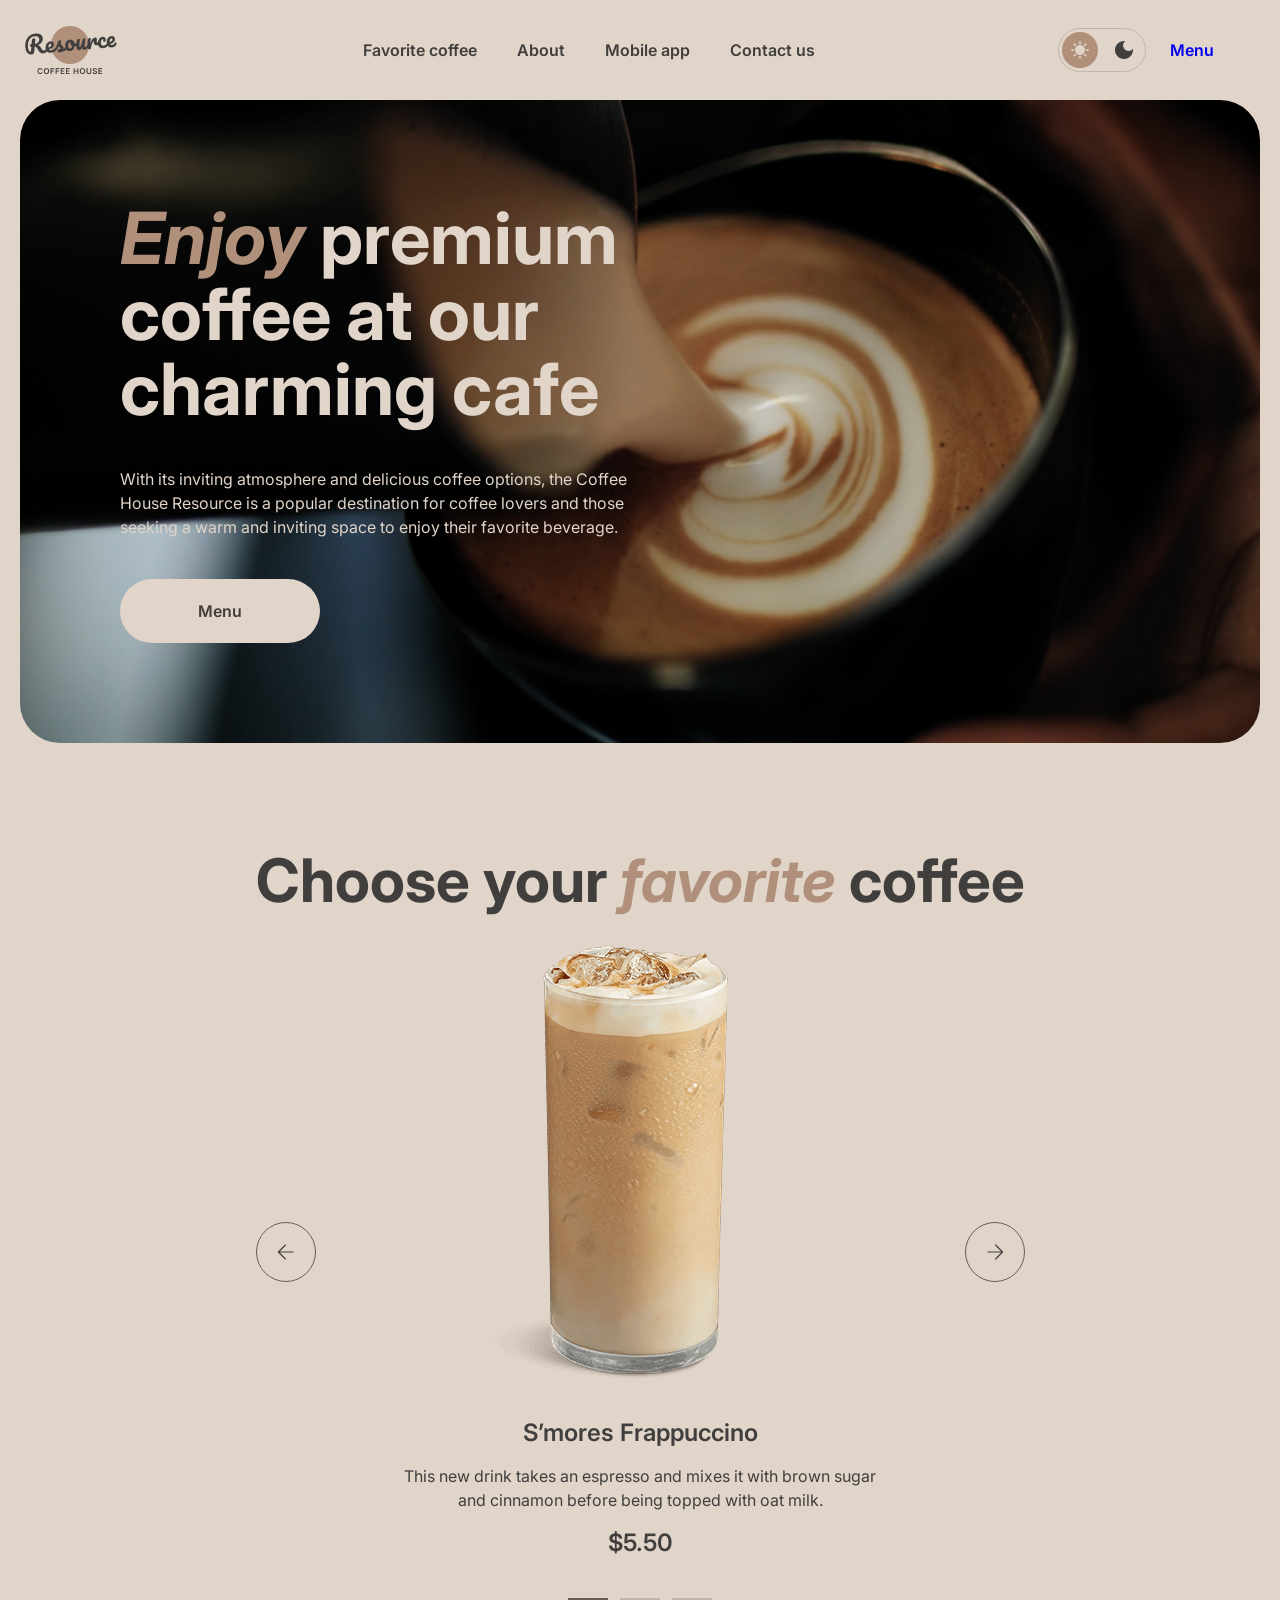
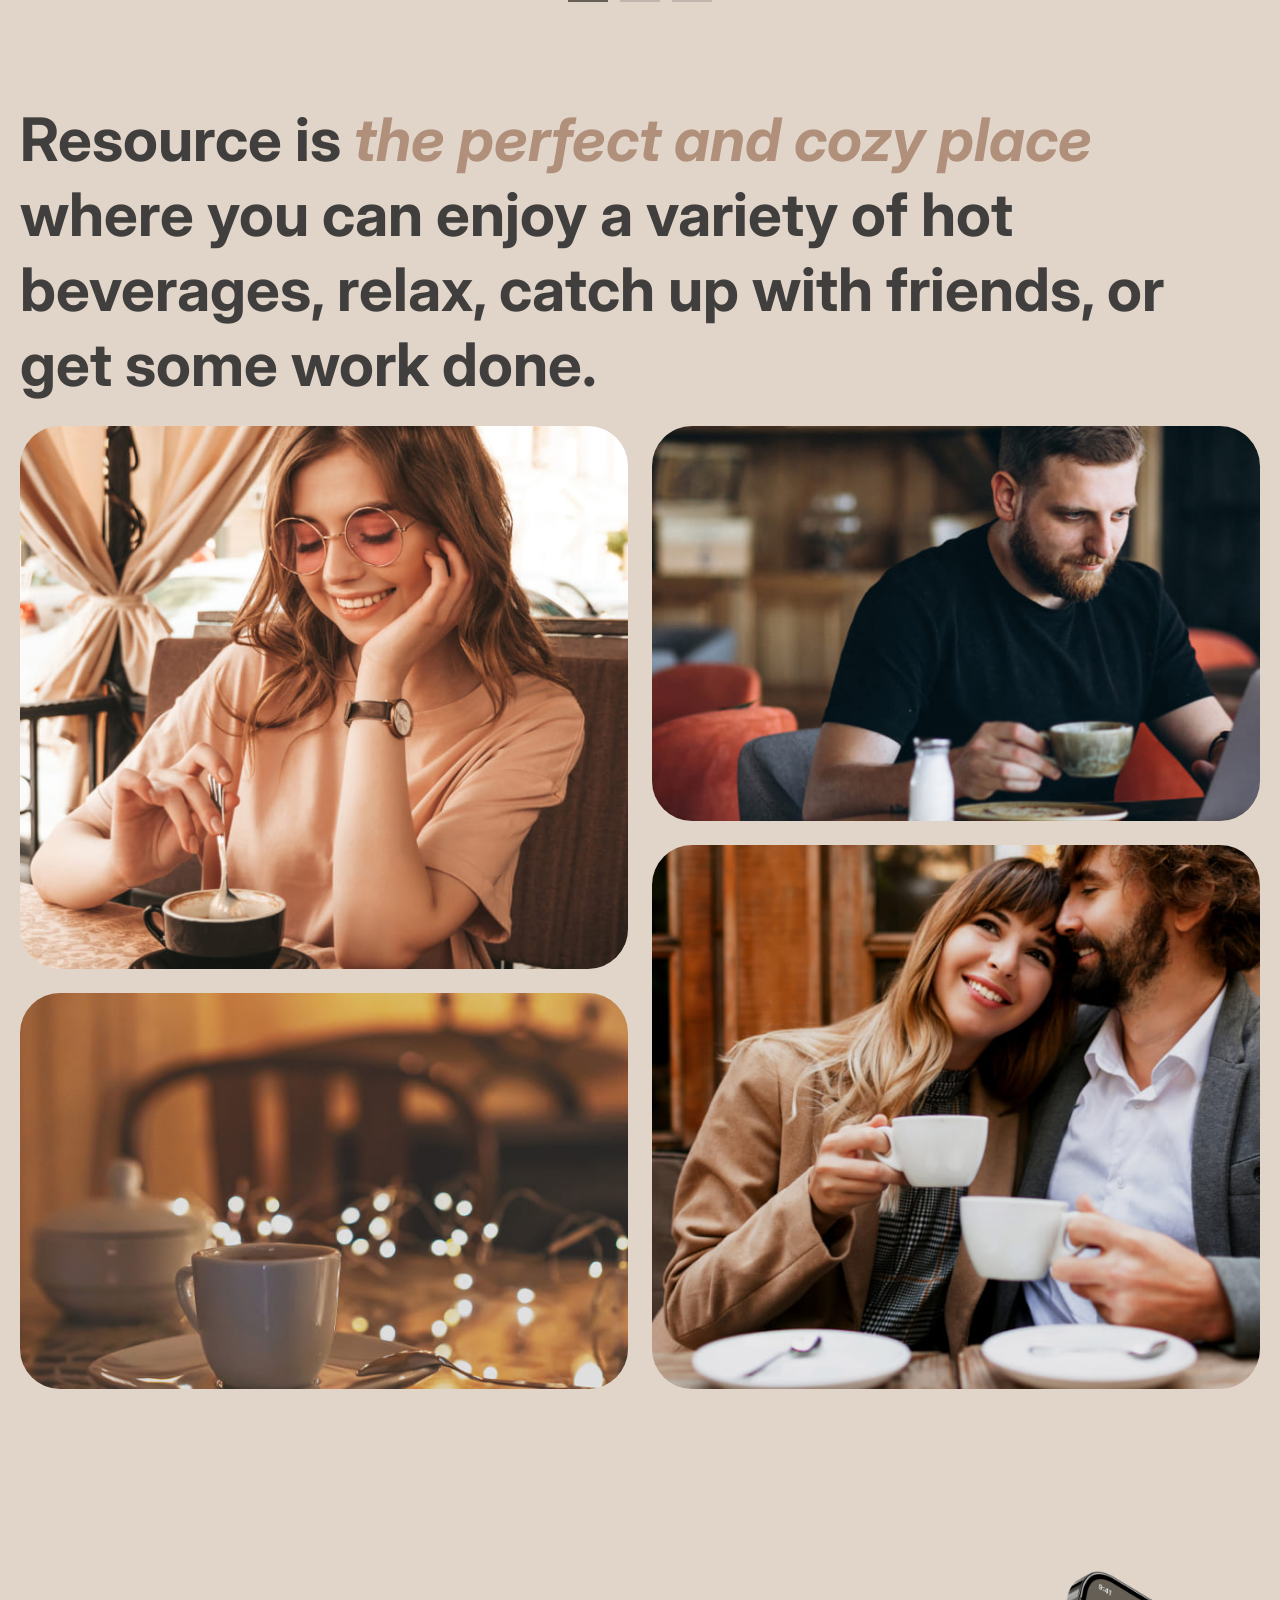
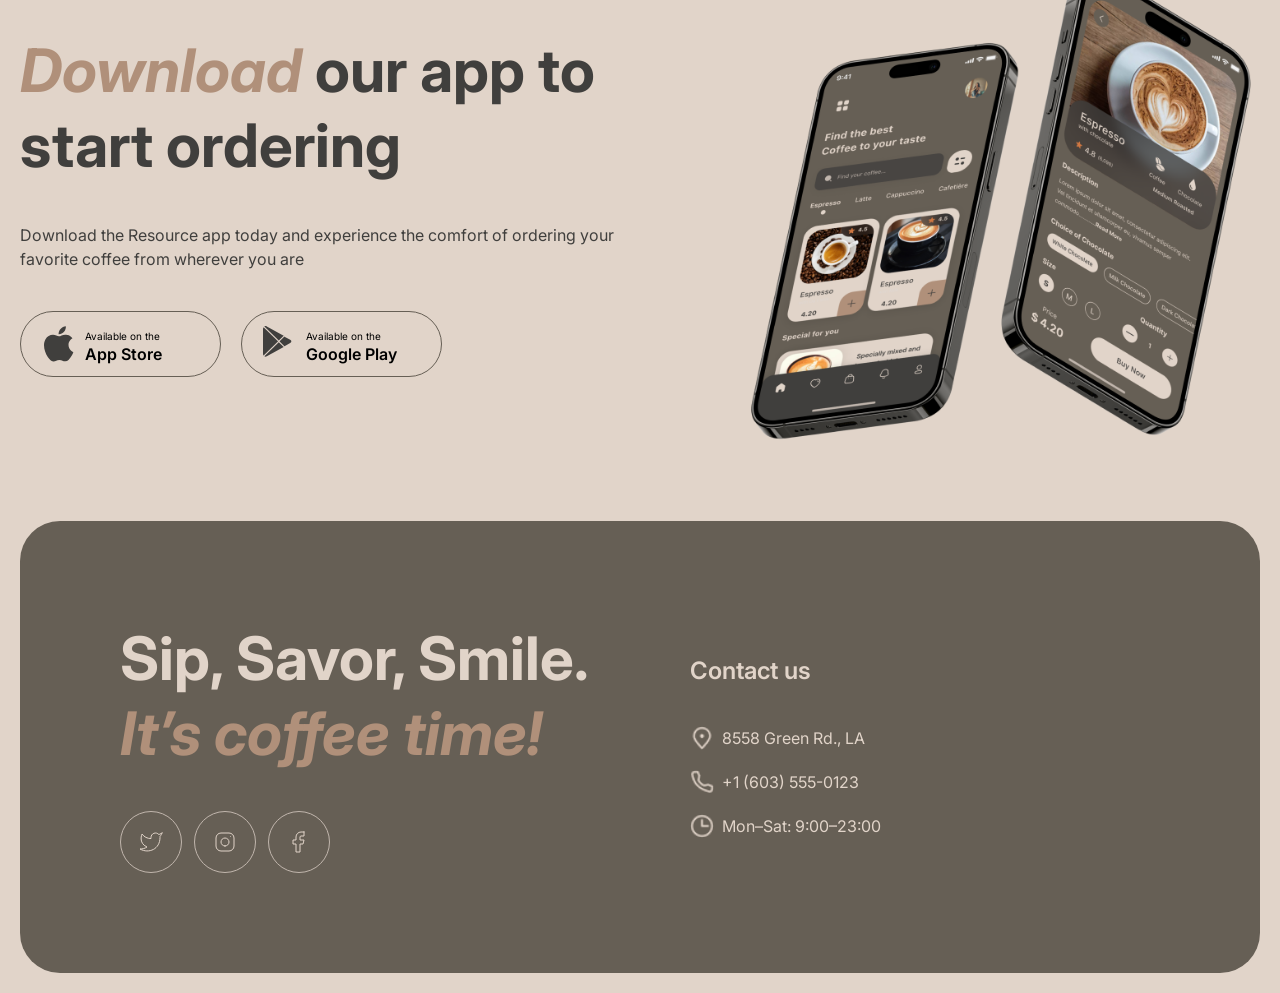
<file: index.html>
<!DOCTYPE html>
<html lang="en">
<head>
  <meta charset="UTF-8">
  <meta name="viewport" content="width=device-width, initial-scale=1.0">
  <link rel="icon" href="./src/images/logos/logo.png" type="image/png">
  <title>Coffee House</title>
  <link rel="preconnect" href="https://fonts.googleapis.com">
  <link rel="preconnect" href="https://fonts.gstatic.com" crossorigin>
  <link href="https://fonts.googleapis.com/css2?family=Inter:wght@400;500;600;700&display=swap" rel="stylesheet">
  <link rel="stylesheet" href="./src/style/main.css">
</head>

<body class="body">
  <header id="header"></header>

  <main class="main">
    <section class="hero">
      <div class="hero-container">
        <div class="hero-content">
          <h1 class="section-hero-title"><span class="title-italic">Enjoy</span> premium coffee at our charming cafe
          </h1>
          <p>With its inviting atmosphere and delicious coffee options, the Coffee House Resource is a popular
            destination for coffee lovers and those seeking a warm and inviting space to enjoy their favorite beverage.
          </p>
          <a class="btn hero-menu-btn" href="menu.html">Menu</a>
        </div>
      </div>
    </section>

    <aside class="side-menu">
      <nav class="nav" id="aside-nav"></nav>

      <a class="btn menu-btn" href="menu.html">Menu</a>
    </aside>

    <section class="favorite-coffee" id="favorite-coffee">
      <h2 class="section-title">Choose your <span class="title-italic">favorite</span> coffee</h2>
      <div class="carousel-wrapper">
        <button class="btn carousel-btn prev"></button>

        <div class="carousel-container">
          <div class="coffe-card">
            <img class="coffe-card-image" src="./src/images/frappuccino.png" alt="S’mores Frappuccino">
            <div class="coffe-card-descr">
              <h3 class="section-subtitle">S’mores Frappuccino</h3>
              <p class="coffe-card-info">This new drink takes an espresso and mixes it with brown sugar and cinnamon
                before being topped with oat milk.</p>
              <p class="coffe-card-price">$5.50</p>
            </div>
          </div>
          <div class="coffe-card">
            <img class="coffe-card-image" src="./src/images/macchiato.png" alt="Caramel Macchiato">
            <div class="coffe-card-descr">
              <h4 class="section-subtitle">Caramel Macchiato</h4>
              <p class="coffe-card-info">Fragrant and unique classic espresso with rich caramel-peanut syrup, with cream
                under whipped thick foam.</p>
              <p class="coffe-card-price">$5.00</p>
            </div>
          </div>
          <div class="coffe-card">
            <img class="coffe-card-image" src="./src/images/ice.png" alt="Ice coffee">
            <div class="coffe-card-descr">
              <h4 class="section-subtitle">Ice coffee</h4>
              <p class="coffe-card-info">A popular summer drink that tones and invigorates. Prepared from coffee, milk and
                ice.</p>
              <p class="coffe-card-price">$4.50</p>
            </div>
          </div>
        </div>

        <button class="btn carousel-btn next"></button>

        <div class="carousel-indicators">
          <div class="carousel-indicator"></div>
          <div class="carousel-indicator"></div>
          <div class="carousel-indicator"></div>
        </div>
      </div>
    </section>

    <section class="about" id="about">
      <h2 class="section-title">Resource is <span class="title-italic">the perfect and cozy place</span> where you can
        enjoy a variety of hot beverages, relax, catch up with friends, or get some work done.</h2>
      <div class="gallery">
        <div class="gallery-item gallery-item-large">
          <img src="./src/images/gallery.jpg" alt="A girl in a coffee shop">
        </div>
        <div class="gallery-item gallery-item-small">
          <img src="./src/images/gallery2.jpg" alt="A man with a laptop and coffee">
        </div>
      </div>
      <div class="gallery">
        <div class="gallery-item gallery-item-small">
          <img src="./src/images/gallery1.jpg" alt="A couple in a coffee shop">
        </div>
        <div class="gallery-item gallery-item-large">
          <img src="./src/images/gallery3.jpg" alt="Lanterns and a cup of coffee">
        </div>
      </div>
    </section>

    <section class="mobile-app" id="mobile-app">
      <div class="mobile-app-info">
        <h3 class="section-title"><span class="title-italic">Download</span> our app to start ordering</h3>
        <p>Download the Resource app today and experience the comfort of ordering your favorite coffee from wherever you
          are</p>
        <div class="mobile-app-btn-container">
          <button class="btn mobile-app-btn app-store"><span class="bnt-top">Available on the</span><br>App
            Store</button>
          <button class="btn mobile-app-btn google-play"><span class="bnt-top">Available on the</span><br>Google
            Play</button>
        </div>
      </div>
      <div class="mobile-app-image"></div>
    </section>
  </main>

  <footer id="footer"></footer>
  <script type="module" src="./src/js/main.js"></script>
</body>
</html>
</file>
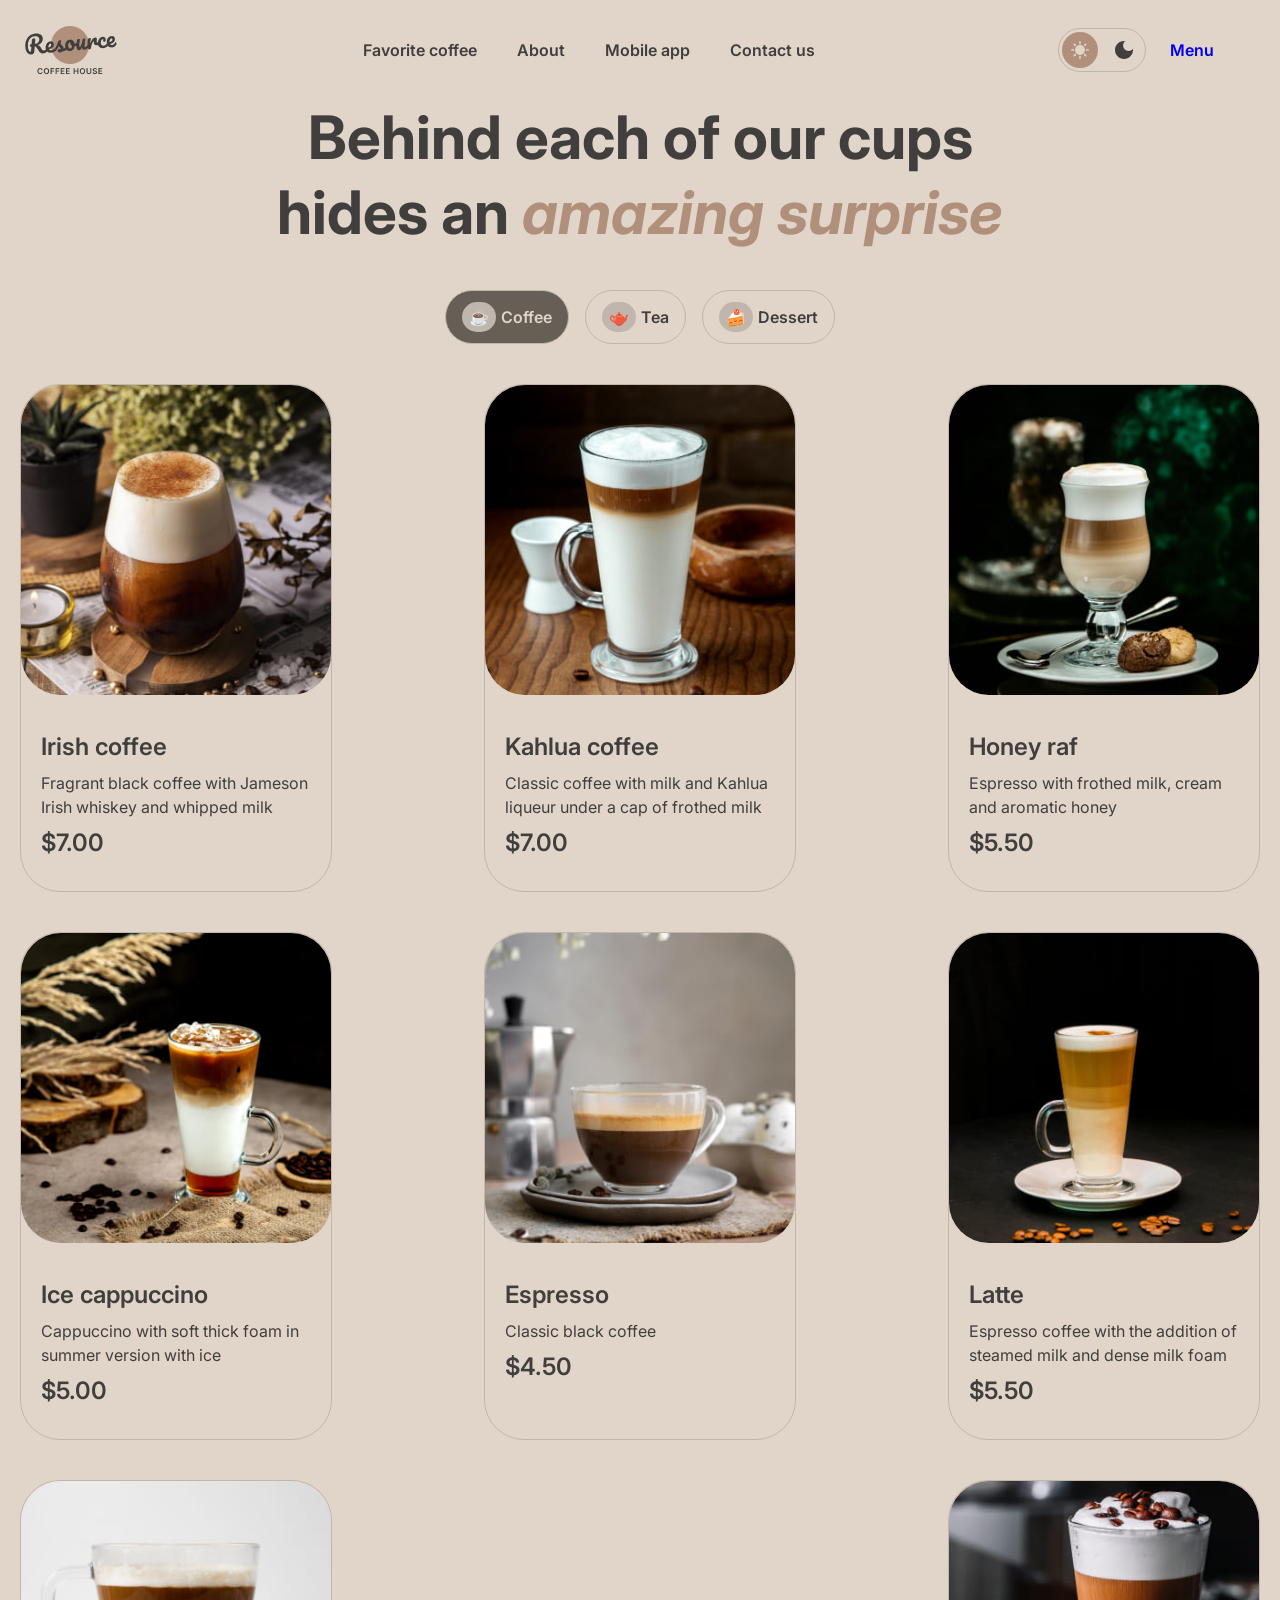
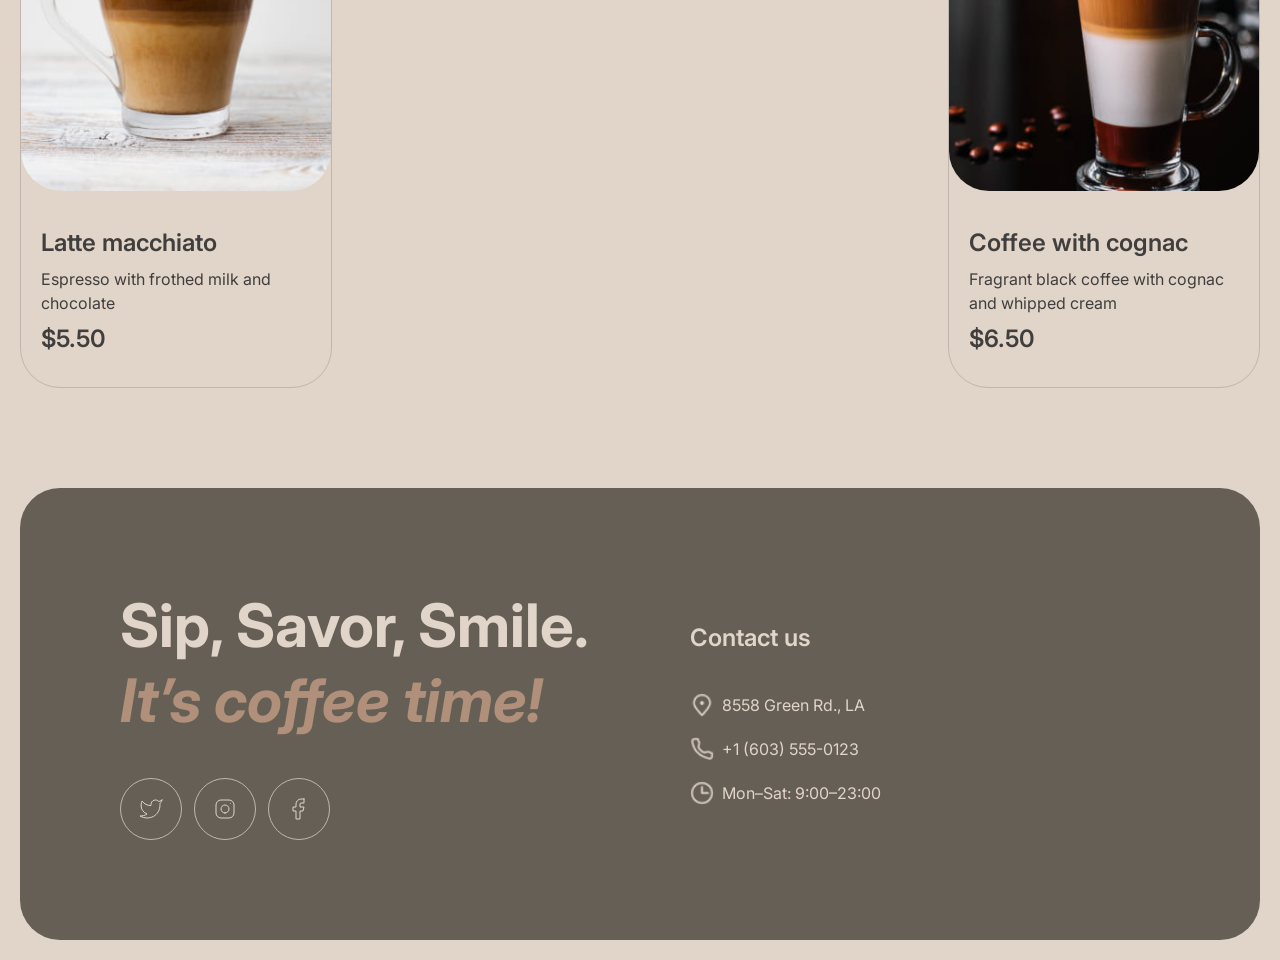
<file: menu.html>
<!DOCTYPE html>
<html lang="en">
<head>
  <meta charset="UTF-8">
  <meta name="viewport" content="width=device-width, initial-scale=1.0">
  <link rel="icon" href="./src/images/logos/logo.png" type="image/png">
  <title>Coffee House menu</title>
  <link rel="preconnect" href="https://fonts.googleapis.com">
  <link rel="preconnect" href="https://fonts.gstatic.com" crossorigin>
  <link href="https://fonts.googleapis.com/css2?family=Inter:wght@400;500;600;700&display=swap" rel="stylesheet">
  <link rel="stylesheet" href="./src/style/main.css">
</head>
<body class="body">
  <header id="header"></header>
  <main class="menu" id="menu">
    <section class="menu-container">
      <h1 class="section-title">Behind each of our cups hides an <span class="title-italic">amazing surprise</span></h1>
      <ul class="btn-menu">
        <li class="btn-menu-list-item is-active">
          <span class="btn-menu-emoj">☕</span>
          <a class="menu-link coffee" href="#coffee">Coffee</a>
        </li>
        <li class="btn-menu-list-item">
          <span class="btn-menu-emoj">🫖</span>
          <a class="menu-link tea" href="#tea">Tea</a>
        </li>
        <li class="btn-menu-list-item">
          <span class="btn-menu-emoj">🍰</span>
          <a class="menu-link dessert" href="#dessert">Dessert</a>
        </li>
      </ul>
      <div class="cards-conteiner coffee-list" id="coffee">
        <div class="load-more"></div>
      </div>
      <div class="cards-conteiner tea-list" id="tea">
        <div class="load-more"></div>
      </div>
      <div class="cards-conteiner dessert-list" id="dessert">
        <div class="load-more"></div>
      </div>
    </section>
    <aside class="side-menu">
      <nav class="nav" id="aside-nav"></nav>
      <a class="btn menu-btn" href="menu.html">Menu</a>
    </aside>
    <section class="modal">
      <div class="modal-container">
        <div class="modal-image-container">
          <img class="modal-image" src="/src/images/frappuccino.png" alt="">
        </div>
        <div class="modal-info">
          <h3 class="product-title">Title</h3>
          <p class="product-description">tetle</p>
          <div class="product-size">
            <h4 class="product-list-title">Size</h4>
            <ul class="product-list-items">
              <li class="product-item"><span class="product-item-label">S</span>200ml</li>
              <li class="product-item"><span class="product-item-label">M</span>300ml</li>
              <li class="product-item"><span class="product-item-label">L</span>400ml</li>
            </ul>
          </div>
          <div class="product-additives">
            <h4 class="product-list-title">Additives</h4>
            <ul class="product-list-items">
              <li class="product-item"><span class="product-item-label">1</span>Sugar</li>
              <li class="product-item"><span class="product-item-label">2</span>Cinnamon</li>
              <li class="product-item"><span class="product-item-label">3</span>Syrup</li>
            </ul>
          </div>
          <p class="product-total">Total: <span class="product-price"></span></p>
          <p class="product-add-info">The cost is not final. Download our mobile app to see the final price and place
            your order. Earn loyalty points and enjoy your favorite coffee with up to 20% discount.</p>
          <button class="product-close-btn">Close</button>
        </div>
      </div>
    </section>
  </main>
  <footer id="footer"></footer>
  <script type="module" src="./src/js/main.js"></script>
  <script type="module" src="./src/js/menu.js"></script>
</body>
</html>

<!DOCTYPE html>
<html lang="en">
</file>
<file: src/style/main.css>
@import "./normalizer.css";
@import "./variables.css";
@import "./header.css";
@import "./footer.css";
@import "./menu.css";
@import "./modal.css";

.btn {
  font-family: inherit;
  border: none;
  outline: none;
  background: transparent;
}

.btn:hover {
  cursor: pointer;
}

.body {
  font-family: "Inter", sans-serif;
  font-size: 16px;
  font-weight: 400;
  line-height: 150%;
  color: #403f3d;
  box-sizing: border-box;
  background-color: #e1d4c9;
  max-width: 1360px;
  padding-block: 20px;
  margin: 0 auto;
}

.body:has(.modal.is-active),
.body.is-active {
  overflow: hidden;
}

.body.dark-theme {
  color: #e1d4c9;
  background-color: #292826;
}

.section-title {
  font-size: 60px;
  line-height: 125%;
}

.section-subtitle {
  font-size: 24px;
  line-height: 125%;
  font-weight: 600;
}

/* main */
.main {
  display: flex;
  flex-direction: column;
  gap: 100px;
}

/* hero */
.hero {
  color: #e1d4c9;
  padding-top: 20px;
}

.section-hero-title {
  font-size: 72px;
  line-height: 105%;
}

.title-italic {
  color: #b0907a;
  font-style: italic;
}

.hero-container {
  background: url("/src/images/hero-img.jpg") center / cover no-repeat;
  border-radius: 40px;
  padding: 100px;
}

.hero-content {
  max-width: 530px;
  display: flex;
  flex-direction: column;
  align-items: flex-start;
  gap: 40px;
}

.hero-menu-btn {
  font-size: 16px;
  font-weight: 600;
  color: #403f3d;
  background-color: #e1d4c9;
  border-radius: 40px;
  padding: 20px 78px;
  position: relative;
}

.hero-menu-btn::after {
  content: "";
  top: 18px;
  right: 50px;
  width: 20px;
  height: 20px;
  background: url("/src/images/icons/coffee-cup.svg") center / contain no-repeat;
  opacity: 0;
  position: absolute;
}

.dark-theme .hero-menu-btn {
  color: #e1d4c9;
  background-color: #292826;
}

.hero-menu-btn:hover::after {
  opacity: 1;
}

.dark-theme .hero-menu-btn:hover::after {
  background: url("/src/images/icons/coffee-cup-light.png") center / contain no-repeat;
}

/* favorite-coffee */
.favorite-coffee {
  text-align: center;
  margin: 0 auto;
  position: relative;
}

.carousel-container {
  width: 100%;
  max-width: 480px;
  display: flex;
  overflow: hidden;
  transition: transform 0.3s ease;
  margin: 0 auto;
}

.coffe-card {
  min-width: 100%;
  display: flex;
  flex: 0 0 100%;
  flex-direction: column;
  gap: 20px;
}

.coffe-card-descr {
  display: flex;
  flex-direction: column;
  gap: 16px;
}

.coffe-card-image {
  width: 100%;
}

.coffe-card-price {
  font-size: 24px;
  line-height: 125%;
  font-weight: 600;
}

.carousel-btn {
  display: flex;
  align-items: center;
  justify-content: center;

  width: 60px;
  height: 60px;
  border: 1px solid #665f55;
  border-radius: 50%;
  position: absolute;
}

.carousel-btn:hover {
  background-color: #665f55;
}

/* .carousel-btn:hover.prev::after {
  background: url("/src/images/icons/arrow-right-light.svg") center / contain no-repeat;
} */

.carousel-btn::after {
  content: "";
  width: 28px;
  height: 28px;
  background: center / contain no-repeat;
}

.carousel-btn.prev {
  top: 50%;
  left: -160px;
}

.carousel-btn.next {
  top: 50%;
  right: -160px;
}

.prev::after {
  background: url("/src/images/icons/arrow-right.svg") center / contain no-repeat;
  transform: rotate(180deg);
}

.next::after {
  background: url("/src/images/icons/arrow-right.svg") center / contain no-repeat;
  transform: rotate(360deg);
}

.carousel-btn:hover.prev::after,
.dark-theme .prev::after {
  background: url("/src/images/icons/arrow-right-light.svg") center / contain no-repeat;
}

.carousel-btn:hover.next::after,
.dark-theme .next::after {
  background: url("/src/images/icons/arrow-right-light.svg") center / contain no-repeat;
  transform: rotate(360deg);
}

.carousel-indicators {
  display: flex;
  justify-content: center;
  gap: 12px;
  margin-top: 40px;
}

.carousel-indicator {
  width: 40px;
  height: 4px;
  background: #c1b6ad;
}

.is-active.carousel-indicator {
  background: #665f55;
}

.dark-theme .carousel-indicator {
  background: #665f55;
}

.dark-theme .is-active.carousel-indicator {
  background: #c1b6ad;
}

/* about */
.about {
  display: grid;
  grid-template-columns: 1fr 1fr;
  gap: 24px;
}

.about .section-title {
  grid-column: 1 / -1;
}

.gallery {
  display: flex;
  flex-direction: column;
  gap: 24px;
}

.gallery-item {
  width: 100%;
  overflow: hidden;
  border-radius: 40px;
}

.gallery-item-large {
  aspect-ratio: 435 / 389;
}

.gallery-item-small {
  aspect-ratio: 435 / 283;
}

.gallery-item img {
  width: 100%;
  height: 100%;
  display: block;
  object-fit: cover;
}

/* mobile-app */
.mobile-app {
  display: flex;
  gap: 100px;
}

.mobile-app-info {
  display: flex;
  flex-direction: column;
  gap: 40px;
  flex: 1.2;
  padding-block: 144px;
}

.mobile-app-image {
  flex: 1;
  background: url("/src/images/mobile-screens.png") center / contain no-repeat;
}

.mobile-app-btn {
  font-size: 16px;
  font-weight: 600;
  text-align: left;
  border: 1px solid #665f55;
  border-radius: 100px;
  padding-block: 12px;
  position: relative;
}

.mobile-app-btn-container {
  display: flex;
  gap: 20px;
}

.dark-theme .mobile-app-btn {
  color: #e1d4c9;
  border: 1px solid #c1b6ad;
}

.mobile-app-btn:hover {
  color: #e1d4c9;
  background-color: #665f55;
}

.mobile-app-btn:hover.app-store::before {
  background: url("/src/images/icons/iphone-light.svg") center / contain no-repeat;
}

.mobile-app-btn:hover.google-play::before {
  background: url("/src/images/icons/goggleplay-light.svg") center / contain no-repeat;
}

.dark-theme .mobile-app-btn:hover {
  background-color: #403f3d;
  border: 1px solid transparent;
}

.bnt-top {
  font-size: 10px;
  font-weight: 400;
  margin-bottom: 2px;
}

.app-store {
  padding-inline: 64px 58px;
}

.google-play {
  padding-inline: 64px 44px;
}

.app-store::before,
.google-play::before {
  content: "";
  display: inline-block;
  top: 14px;
  left: 20px;
  position: absolute;
}

.app-store::before {
  width: 36px;
  height: 36px;
  background: url("/src/images/icons/iphone.svg") center / contain no-repeat;
}

.dark-theme .app-store::before {
  background: url("/src/images/icons/iphone-light.svg") center / contain no-repeat;
}

.google-play::before {
  width: 31px;
  height: 31px;
  background: url("/src/images/icons/goggleplay.svg") center / contain no-repeat;
}

.dark-theme .google-play::before {
  background: url("/src/images/icons/goggleplay-light.svg") center / contain no-repeat;
}

/* aside menu */
.side-menu {
  position: fixed;
  inset: 90px 0 0;
  z-index: 100;

  display: flex;
  flex-direction: column;
  justify-content: center;
  align-items: center;
  gap: 100px;

  background-color: #e1d4c9;

  opacity: 0;
  visibility: hidden;
  pointer-events: none;

  transition: opacity 0.3s ease, visibility 0.3s ease;
}

.is-active .side-menu {
  opacity: 1;
  visibility: visible;
  pointer-events: auto;
}

.dark-theme .side-menu {
  background-color: #292826;
}

.side-menu .nav {
  display: flex;
  gap: 60px;
  flex-direction: column;
  align-items: center;
  font-size: 32px;
  font-weight: 600;
}

.side-menu .menu-btn {
  display: block;
  text-align: center;
  font-size: 32px;
  font-weight: 600;
  color: #403f3d;
}

@media (max-width: 1440px) {
  .body {
    padding-inline: 20px;
  }
}

@media (max-width: 1280px) {
  .carousel-btn.prev {
    left: 0;
  }

  .carousel-btn.next {
    right: 0;
  }
}

@media (max-width: 1024px) {
  .mobile-app-btn-container {
    gap: 5px;
  }
}

@media (max-width: 900px) {
  .mobile-app-btn-container {
    flex-direction: column;
  }

  .mobile-app-btn {
    max-width: 203px;
  }
}

@media (max-width: 768px) {
  .hero-container {
    padding: 60px;
  }

  .mobile-app-btn-container {
    flex-direction: row;
  }

  /* add after adding functionality */
  /* .side-menu {
    display: none;
  } */

  .carousel-btn::after {
    width: 24px;
    height: 24px;
  }

  .about {
    display: flex;
    flex-direction: column;
    gap: 40px;
  }

  .gallery-item-small {
    display: none;
  }

  .mobile-app {
    flex-direction: column;
  }

  .mobile-app-info {
    padding-block: 0;
  }

  .mobile-app-image {
    width: 100%;
    height: 500px;
    flex: none;
    margin-bottom: 100px;
  }
}

@media (max-width: 480px) {
  .body {
    padding: 20px 16px;
  }

  .hero-container {
    padding: 60px 16px;
  }

  .section-hero-title {
    font-size: 42px;
  }

  .carousel-btn {
    display: none;
  }

  .mobile-app-btn-container {
    flex-direction: column;
  }

  .section-title {
    font-size: 32px;
  }

  .carousel-container {
    margin-top: 40px;
  }

  .gallery-item-large {
    height: 590px;
  }

  .app-store {
    margin-bottom: 20px;
  }

  .mobile-app {
    gap: 0;
  }

  .mobile-app-image {
    margin-bottom: 0;
  }
}
</file>
